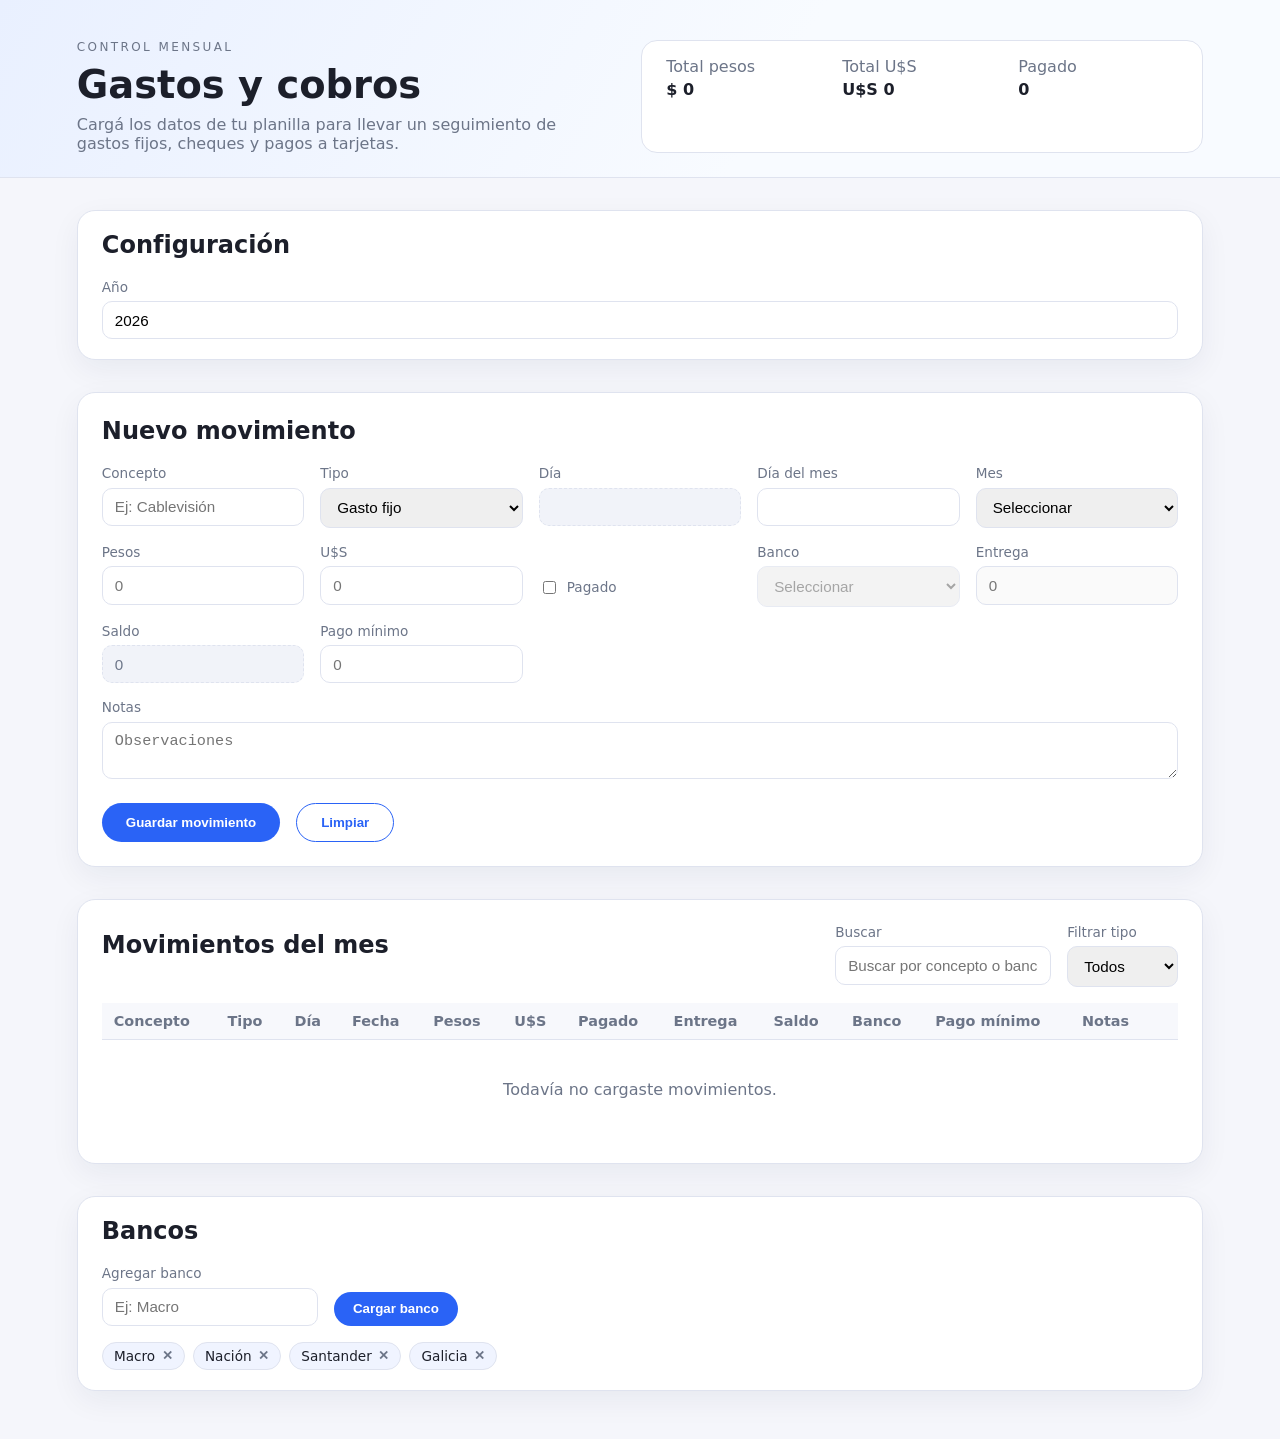
<file: index.html>
<!DOCTYPE html>
<html lang="es">
  <head>
    <meta charset="UTF-8" />
    <meta name="viewport" content="width=device-width, initial-scale=1.0" />
    <title>Control mensual de gastos y cobros</title>
    <link rel="stylesheet" href="styles.css" />
  </head>
  <body>
    <header class="hero">
      <div>
        <p class="eyebrow">Control mensual</p>
        <h1>Gastos y cobros</h1>
        <p class="subtitle">
          Cargá los datos de tu planilla para llevar un seguimiento de gastos fijos,
          cheques y pagos a tarjetas.
        </p>
      </div>
      <div class="summary">
        <div>
          <p>Total pesos</p>
          <strong id="total-pesos">$ 0</strong>
        </div>
        <div>
          <p>Total U$S</p>
          <strong id="total-usd">U$S 0</strong>
        </div>
        <div>
          <p>Pagado</p>
          <strong id="total-pagado">0</strong>
        </div>
      </div>
    </header>

    <main class="container">
      <section class="panel panel--compact">
        <h2>Configuración</h2>
        <div class="grid grid--compact">
          <label>
            Año
            <input type="number" name="anio" id="anio" min="2000" max="2100" />
          </label>
        </div>
      </section>

      <section class="panel">
        <h2>Nuevo movimiento</h2>
        <form id="entry-form">
          <div class="grid">
            <label>
              Concepto
              <input name="concepto" required placeholder="Ej: Cablevisión" />
            </label>
            <label>
              Tipo
              <select name="tipo" required>
                <option value="gasto fijo">Gasto fijo</option>
                <option value="cheque">Cheque</option>
                <option value="tarjeta">Tarjeta</option>
              </select>
            </label>
            <label>
              Día
              <input
                name="dia"
                class="readonly"
                maxlength="15"
                readonly
                tabindex="-1"
              />
            </label>
            <label>
              Día del mes
              <input type="number" name="diaMes" min="1" max="31" step="1" />
            </label>
            <label>
              Mes
              <select name="mes">
                <option value="">Seleccionar</option>
                <option value="0">Enero</option>
                <option value="1">Febrero</option>
                <option value="2">Marzo</option>
                <option value="3">Abril</option>
                <option value="4">Mayo</option>
                <option value="5">Junio</option>
                <option value="6">Julio</option>
                <option value="7">Agosto</option>
                <option value="8">Septiembre</option>
                <option value="9">Octubre</option>
                <option value="10">Noviembre</option>
                <option value="11">Diciembre</option>
              </select>
            </label>
            <label>
              Pesos
              <input type="number" name="pesos" step="1" min="0" placeholder="0" />
            </label>
            <label>
              U$S
              <input type="number" name="usd" step="1" min="0" placeholder="0" />
            </label>
            <label class="checkbox">
              <input type="checkbox" name="pagado" />
              Pagado
            </label>
            <label>
              Banco
              <select name="banco" id="banco-select">
                <option value="">Seleccionar</option>
              </select>
            </label>
            <label>
              Entrega
              <input type="number" name="entrega" step="1" min="0" placeholder="0" />
            </label>
            <label>
              Saldo
              <input
                type="number"
                name="saldo"
                step="1"
                min="0"
                placeholder="0"
                readonly
                class="readonly"
                tabindex="-1"
              />
            </label>
            <label>
              Pago mínimo
              <input type="number" name="pagoMinimo" step="1" min="0" placeholder="0" />
            </label>
            <label class="full">
              Notas
              <textarea name="notas" rows="2" placeholder="Observaciones"></textarea>
            </label>
          </div>
          <div class="actions">
            <button type="submit">Guardar movimiento</button>
            <button type="button" class="ghost" id="clear-form">Limpiar</button>
          </div>
        </form>
      </section>

      <section class="panel">
        <div class="panel-header">
          <h2>Movimientos del mes</h2>
          <div class="filters">
            <label>
              Buscar
              <input id="search" placeholder="Buscar por concepto o banco" />
            </label>
            <label>
              Filtrar tipo
              <select id="filter-type">
                <option value="">Todos</option>
                <option value="gasto fijo">Gasto fijo</option>
                <option value="cheque">Cheque</option>
                <option value="tarjeta">Tarjeta</option>
              </select>
            </label>
          </div>
        </div>
        <div class="table-wrapper">
          <table>
            <thead>
              <tr>
                <th>Concepto</th>
                <th>Tipo</th>
                <th>Día</th>
                <th>Fecha</th>
                <th>Pesos</th>
                <th>U$S</th>
                <th>Pagado</th>
                <th>Entrega</th>
                <th>Saldo</th>
                <th>Banco</th>
                <th>Pago mínimo</th>
                <th>Notas</th>
                <th></th>
              </tr>
            </thead>
            <tbody id="entries"></tbody>
          </table>
        </div>
        <p class="empty" id="empty-state">Todavía no cargaste movimientos.</p>
      </section>

      <section class="panel panel--compact">
        <h2>Bancos</h2>
        <form id="bank-form" class="bank-form">
          <label>
            Agregar banco
            <input name="bankName" placeholder="Ej: Macro" />
          </label>
          <button type="submit">Cargar banco</button>
        </form>
        <div class="bank-list" id="bank-list"></div>
      </section>
    </main>

    <script src="app.js"></script>
  </body>
</html>
</file>
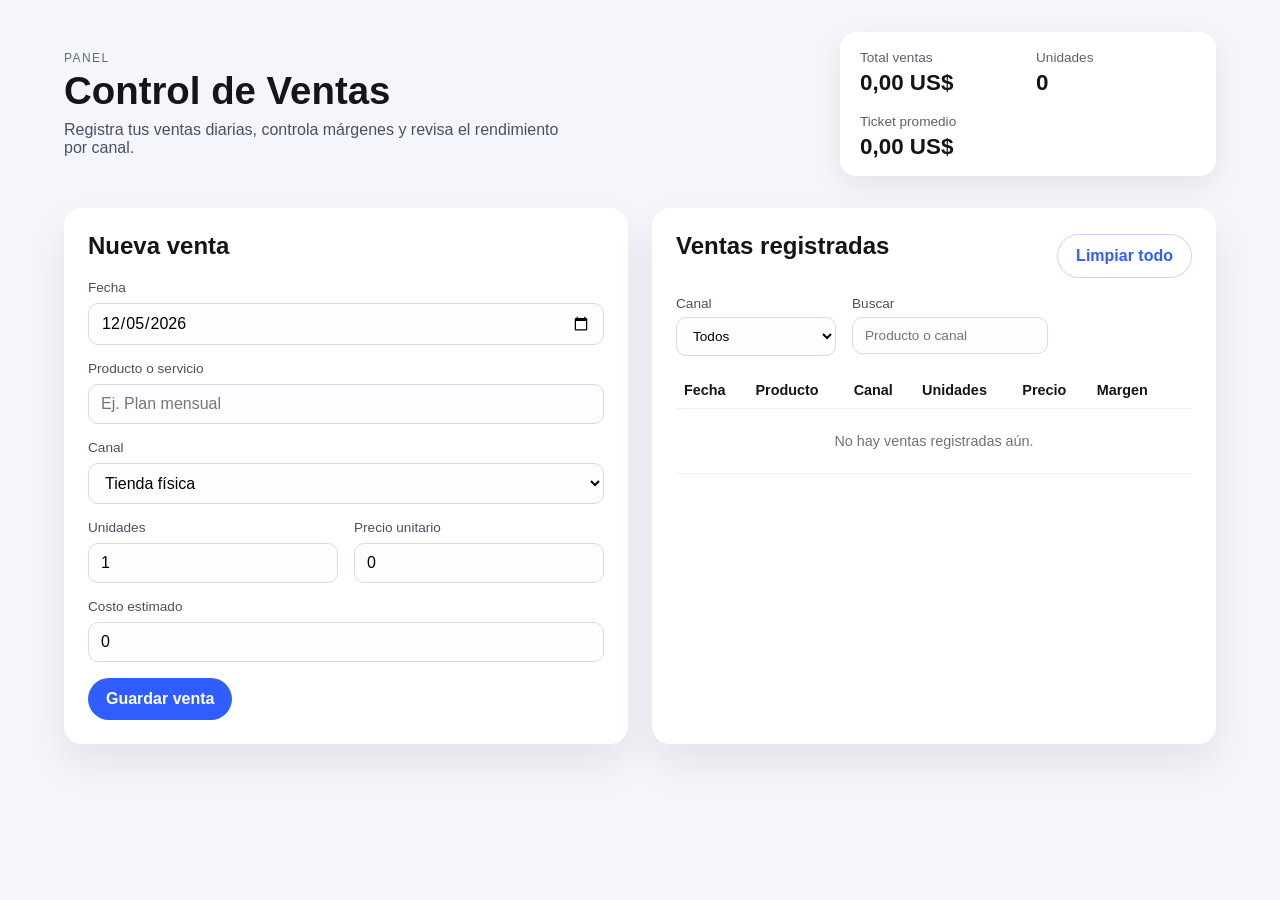
<file: sales-app/index.html>
<!doctype html>
<html lang="es">
  <head>
    <meta charset="utf-8" />
    <meta name="viewport" content="width=device-width, initial-scale=1" />
    <title>Control de Ventas</title>
    <link rel="stylesheet" href="styles.css" />
  </head>
  <body>
    <div class="app">
      <header>
        <div>
          <p class="eyebrow">Panel</p>
          <h1>Control de Ventas</h1>
          <p class="subtitle">Registra tus ventas diarias, controla márgenes y revisa el rendimiento por canal.</p>
        </div>
        <div class="summary" aria-live="polite">
          <div>
            <span>Total ventas</span>
            <strong id="total-sales">$0.00</strong>
          </div>
          <div>
            <span>Unidades</span>
            <strong id="total-units">0</strong>
          </div>
          <div>
            <span>Ticket promedio</span>
            <strong id="avg-ticket">$0.00</strong>
          </div>
        </div>
      </header>

      <section class="grid">
        <form id="sale-form" class="card" aria-label="Registrar venta">
          <h2>Nueva venta</h2>
          <div class="field">
            <label for="sale-date">Fecha</label>
            <input id="sale-date" name="date" type="date" required />
          </div>
          <div class="field">
            <label for="sale-product">Producto o servicio</label>
            <input id="sale-product" name="product" type="text" placeholder="Ej. Plan mensual" required />
          </div>
          <div class="field">
            <label for="sale-channel">Canal</label>
            <select id="sale-channel" name="channel" required>
              <option value="Tienda física">Tienda física</option>
              <option value="Web">Web</option>
              <option value="Marketplace">Marketplace</option>
              <option value="WhatsApp">WhatsApp</option>
              <option value="Otro">Otro</option>
            </select>
          </div>
          <div class="inline">
            <div class="field">
              <label for="sale-qty">Unidades</label>
              <input id="sale-qty" name="quantity" type="number" min="1" value="1" required />
            </div>
            <div class="field">
              <label for="sale-price">Precio unitario</label>
              <input id="sale-price" name="price" type="number" min="0" step="0.01" value="0" required />
            </div>
          </div>
          <div class="field">
            <label for="sale-cost">Costo estimado</label>
            <input id="sale-cost" name="cost" type="number" min="0" step="0.01" value="0" />
          </div>
          <button type="submit">Guardar venta</button>
        </form>

        <div class="card list" aria-label="Listado de ventas">
          <div class="list-header">
            <h2>Ventas registradas</h2>
            <button id="clear-sales" class="ghost" type="button">Limpiar todo</button>
          </div>
          <div class="filters">
            <label>
              Canal
              <select id="filter-channel">
                <option value="">Todos</option>
                <option value="Tienda física">Tienda física</option>
                <option value="Web">Web</option>
                <option value="Marketplace">Marketplace</option>
                <option value="WhatsApp">WhatsApp</option>
                <option value="Otro">Otro</option>
              </select>
            </label>
            <label>
              Buscar
              <input id="filter-text" type="search" placeholder="Producto o canal" />
            </label>
          </div>
          <div class="table-wrapper">
            <table>
              <thead>
                <tr>
                  <th>Fecha</th>
                  <th>Producto</th>
                  <th>Canal</th>
                  <th>Unidades</th>
                  <th>Precio</th>
                  <th>Margen</th>
                  <th></th>
                </tr>
              </thead>
              <tbody id="sales-table"></tbody>
            </table>
          </div>
        </div>
      </section>
    </div>
    <script src="app.js"></script>
  </body>
</html>
</file>
<file: styles.css>
:root {
  color-scheme: light;
  --bg: #f5f6fb;
  --card: #ffffff;
  --text: #1c1f2a;
  --muted: #6c7588;
  --primary: #2a63f6;
  --border: #dfe3ef;
  --chip: #eef2ff;
}

* {
  box-sizing: border-box;
}

body {
  margin: 0;
  font-family: "Inter", system-ui, -apple-system, sans-serif;
  background: var(--bg);
  color: var(--text);
}

.hero {
  display: flex;
  flex-wrap: wrap;
  justify-content: space-between;
  gap: 2rem;
  padding: 2.5rem 6vw 1.5rem;
  background: linear-gradient(120deg, #e9f0ff, #f8fbff 60%);
  border-bottom: 1px solid var(--border);
}

.hero h1 {
  margin: 0 0 0.5rem;
  font-size: clamp(2rem, 3vw, 3rem);
}

.eyebrow {
  text-transform: uppercase;
  letter-spacing: 0.2em;
  font-size: 0.75rem;
  color: var(--muted);
  margin: 0 0 0.5rem;
}

.subtitle {
  margin: 0;
  color: var(--muted);
  max-width: 32rem;
}

.summary {
  display: grid;
  grid-template-columns: repeat(auto-fit, minmax(160px, 1fr));
  gap: 1rem;
  background: var(--card);
  padding: 1rem 1.5rem;
  border-radius: 16px;
  border: 1px solid var(--border);
  min-width: min(520px, 100%);
}

.summary p {
  margin: 0 0 0.25rem;
  color: var(--muted);
}

.container {
  padding: 2rem 6vw 3rem;
  display: grid;
  gap: 2rem;
}

.panel {
  background: var(--card);
  border-radius: 18px;
  border: 1px solid var(--border);
  padding: 1.5rem;
  box-shadow: 0 10px 30px rgba(25, 36, 64, 0.06);
}

.panel--compact {
  padding: 1.25rem 1.5rem;
}

.panel h2 {
  margin-top: 0;
}

.grid {
  display: grid;
  grid-template-columns: repeat(auto-fit, minmax(180px, 1fr));
  gap: 1rem;
}

.grid--compact {
  grid-template-columns: repeat(auto-fit, minmax(140px, 1fr));
}

label {
  display: flex;
  flex-direction: column;
  gap: 0.4rem;
  font-size: 0.85rem;
  color: var(--muted);
}

label input,
label select,
label textarea {
  padding: 0.6rem 0.75rem;
  border-radius: 10px;
  border: 1px solid var(--border);
  font-size: 0.95rem;
}

label textarea {
  resize: vertical;
}

input.readonly {
  background: #f1f3f9;
  color: var(--muted);
  border-style: dashed;
  cursor: default;
}

label.full {
  grid-column: 1 / -1;
}

.checkbox {
  flex-direction: row;
  align-items: center;
  margin-top: 1.5rem;
  gap: 0.5rem;
}

.actions {
  display: flex;
  gap: 1rem;
  margin-top: 1.5rem;
}

button {
  border: none;
  border-radius: 999px;
  padding: 0.7rem 1.5rem;
  font-weight: 600;
  cursor: pointer;
  background: var(--primary);
  color: white;
  transition: transform 0.2s ease, box-shadow 0.2s ease;
}

button:hover {
  transform: translateY(-1px);
  box-shadow: 0 6px 16px rgba(42, 99, 246, 0.3);
}

button.ghost {
  background: transparent;
  color: var(--primary);
  border: 1px solid var(--primary);
}

.panel-header {
  display: flex;
  flex-wrap: wrap;
  justify-content: space-between;
  gap: 1rem;
  align-items: center;
}

.filters {
  display: flex;
  flex-wrap: wrap;
  gap: 1rem;
}

.table-wrapper {
  overflow-x: auto;
  margin-top: 1rem;
}

table {
  border-collapse: collapse;
  width: 100%;
  min-width: 900px;
  font-size: 0.9rem;
}

th,
td {
  padding: 0.65rem 0.75rem;
  border-bottom: 1px solid var(--border);
  text-align: left;
  vertical-align: top;
}

th {
  color: var(--muted);
  font-weight: 600;
  background: #f7f8fc;
  position: sticky;
  top: 0;
}

.tag {
  background: var(--chip);
  color: var(--primary);
  padding: 0.2rem 0.6rem;
  border-radius: 999px;
  font-size: 0.75rem;
  display: inline-block;
}

.status {
  font-weight: 600;
  color: #2f9e44;
}

.status.pending {
  color: #d9480f;
}

.empty {
  text-align: center;
  color: var(--muted);
  padding: 1.5rem;
}

.bank-form {
  display: flex;
  flex-wrap: wrap;
  gap: 1rem;
  align-items: flex-end;
}

.bank-form button {
  padding: 0.6rem 1.2rem;
}

.bank-list {
  display: flex;
  flex-wrap: wrap;
  gap: 0.5rem;
  margin-top: 1rem;
}

.bank-chip {
  background: #f0f4ff;
  color: var(--text);
  border: 1px solid var(--border);
  border-radius: 999px;
  padding: 0.3rem 0.7rem;
  display: inline-flex;
  align-items: center;
  gap: 0.4rem;
  font-size: 0.85rem;
}

.bank-chip button {
  border: none;
  background: transparent;
  color: var(--muted);
  cursor: pointer;
  padding: 0;
}

@media (max-width: 900px) {
  .hero {
    padding: 2rem 5vw 1.5rem;
  }

  .container {
    padding: 1.5rem 5vw 2.5rem;
  }
}
</file>
<file: sales-app/styles.css>
:root {
  color-scheme: light;
  font-family: "Inter", "Segoe UI", sans-serif;
  background: #f5f6fb;
  color: #14151a;
}

* {
  box-sizing: border-box;
}

body {
  margin: 0;
}

.app {
  max-width: 1200px;
  margin: 0 auto;
  padding: 32px 24px 48px;
}

header {
  display: flex;
  flex-wrap: wrap;
  gap: 24px;
  align-items: center;
  justify-content: space-between;
  margin-bottom: 32px;
}

h1 {
  margin: 4px 0 8px;
  font-size: 2.4rem;
}

.eyebrow {
  text-transform: uppercase;
  letter-spacing: 0.12em;
  font-size: 0.75rem;
  color: #646a7f;
  margin: 0;
}

.subtitle {
  margin: 0;
  color: #4b4f63;
  max-width: 500px;
}

.summary {
  display: grid;
  grid-template-columns: repeat(auto-fit, minmax(160px, 1fr));
  gap: 16px;
  background: #ffffff;
  border-radius: 16px;
  padding: 16px 20px;
  box-shadow: 0 10px 30px rgba(18, 22, 33, 0.08);
  min-width: 320px;
}

.summary span {
  color: #5a6073;
  font-size: 0.85rem;
}

.summary strong {
  display: block;
  font-size: 1.4rem;
  margin-top: 4px;
}

.grid {
  display: grid;
  grid-template-columns: repeat(auto-fit, minmax(320px, 1fr));
  gap: 24px;
}

.card {
  background: #ffffff;
  border-radius: 18px;
  padding: 24px;
  box-shadow: 0 20px 40px rgba(15, 23, 42, 0.08);
}

.card h2 {
  margin-top: 0;
}

.field {
  display: flex;
  flex-direction: column;
  gap: 8px;
  margin-bottom: 16px;
}

label {
  font-size: 0.85rem;
  color: #4b4f63;
}

input,
select,
button {
  font: inherit;
}

input,
select {
  border-radius: 10px;
  border: 1px solid #d7dbe7;
  padding: 10px 12px;
  background: #fdfdff;
}

.inline {
  display: grid;
  grid-template-columns: 1fr 1fr;
  gap: 16px;
}

button {
  border: none;
  border-radius: 999px;
  padding: 12px 18px;
  background: #2f5dff;
  color: #ffffff;
  font-weight: 600;
  cursor: pointer;
  transition: transform 0.2s ease, box-shadow 0.2s ease;
}

button:hover {
  transform: translateY(-1px);
  box-shadow: 0 12px 20px rgba(47, 93, 255, 0.2);
}

button.ghost {
  background: transparent;
  color: #2f5dff;
  border: 1px solid #c6d3ff;
}

.list {
  display: flex;
  flex-direction: column;
  gap: 16px;
}

.list-header {
  display: flex;
  justify-content: space-between;
  align-items: center;
  gap: 12px;
}

.filters {
  display: flex;
  flex-wrap: wrap;
  gap: 16px;
}

.filters label {
  display: flex;
  flex-direction: column;
  gap: 6px;
  min-width: 160px;
}

.table-wrapper {
  overflow-x: auto;
}

table {
  width: 100%;
  border-collapse: collapse;
  font-size: 0.9rem;
}

th,
td {
  text-align: left;
  padding: 10px 8px;
  border-bottom: 1px solid #eef0f7;
}

tbody tr:hover {
  background: #f6f8ff;
}

.tag {
  display: inline-flex;
  align-items: center;
  gap: 6px;
  padding: 4px 10px;
  border-radius: 999px;
  background: #f1f3ff;
  color: #2f5dff;
  font-size: 0.78rem;
}

.empty-state {
  text-align: center;
  padding: 24px 0;
  color: #6b7280;
}

@media (max-width: 720px) {
  header {
    flex-direction: column;
    align-items: flex-start;
  }

  .inline {
    grid-template-columns: 1fr;
  }
}
</file>
